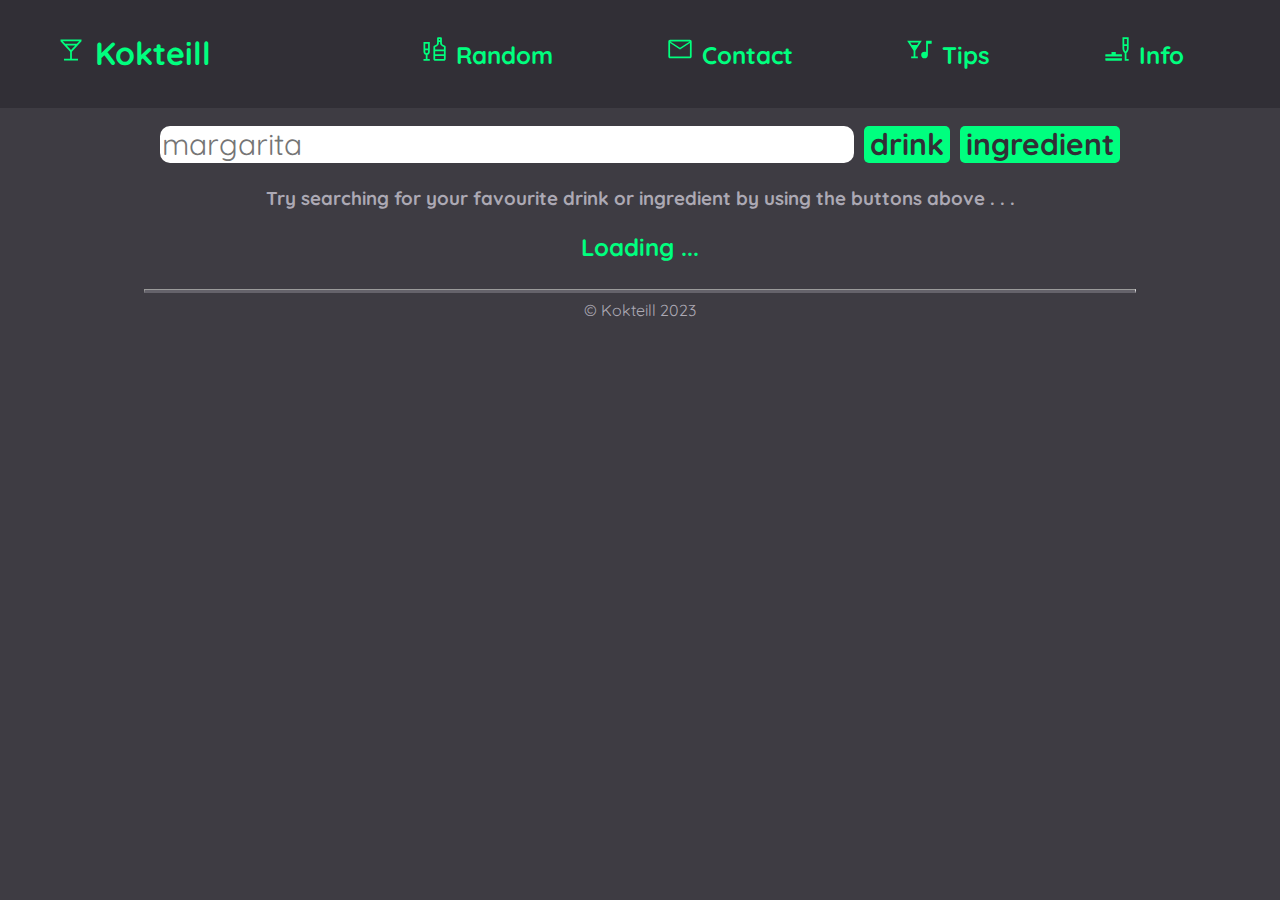
<file: index.html>
<!DOCTYPE html>
<html lang="en">

<head>
    <meta charset="utf-8">
    <meta name="viewport" content="width=device-width, initial-scale=0.3, user-scalable=1">
    <title>🍸 Kokteill</title>

    <!-- Style-->
    <link rel="stylesheet" href="assets/css/normalize.css">
    <link rel="stylesheet" href="assets/css/style.css">
    <!-- Assets-->
    <link rel="preconnect" href="https://fonts.googleapis.com">
    <link rel="preconnect" href="https://fonts.gstatic.com" crossorigin>
    <link href="https://fonts.googleapis.com/css2?family=Quicksand&display=swap" rel="stylesheet">
    <link rel="stylesheet"
        href="https://fonts.googleapis.com/css2?family=Material+Symbols+Outlined:opsz,wght,FILL,GRAD@48,400,0,0">
</head>

<body>
    <nav class="navigation">
        <ul>
            <li>
                <a href="index.html">
                    <h1><img src="assets/img/local_bar.svg" alt="Cocktail Glass Logo for Kokteill" class="kokteillSVG">
                        Kokteill</h1>
                </a>
            </li>
            <li class="floatrightnav">
                <a href="info.html">
                    <h2><img src="assets/img/brunch_dining.svg" alt="Information" class="kokteillSVG"> Info</h2>
                </a>
            </li>
            <li class="floatrightnav">
                <a href="tips.html">
                    <h2><img src="assets/img/nightlife.svg" alt="Tips" class="kokteillSVG"> Tips</h2>
                </a>
            </li>
            <li class="floatrightnav">
                <a href="contact.html">
                    <h2><img src="assets/img/mail.svg" alt="Contact" class="kokteillSVG"> Contact</h2>
                </a>
            </li>
            <li class="floatrightnav">
                <a href="random.html">
                    <h2><img src="assets/img/liquor.svg" alt="Generate a random cocktail" class="kokteillSVG"> Random
                    </h2>
                </a>
            </li>
        </ul>
    </nav>

    <br>

    <div id="container">
        <main>
            <div class="searchBarContainer">
                <form id="searchForm" onsubmit="recieveInput()">
                    <input type="text" class="searchBarInput" id="userInput" placeholder="margarita"
                        aria-label="Search after a cocktail">
                    <input type="button" class="searchBarButton" value="drink" onclick="recieveInput()"
                        aria-label="Search Drinks only" onkeypress="event.preventDefault()">
                    <input type="button" class="searchBarButton" value="ingredient" onclick="recieveIngredientInput()"
                        aria-label="Search Ingredients only">
                </form>
            </div>
            <h3 class="explain">Try searching for your favourite drink or ingredient by using the buttons above . .
                .
            </h3>
            <div class="box" id="searchResultBoxID">
                <h2>Loading ...</h2>
            </div>
            <div>
                <hr class="footerdash">
                <footer>© Kokteill 2023</footer>
            </div>
        </main>
    </div>

    <script src="assets/js/script.js"></script>
</body>

</html>
</file>
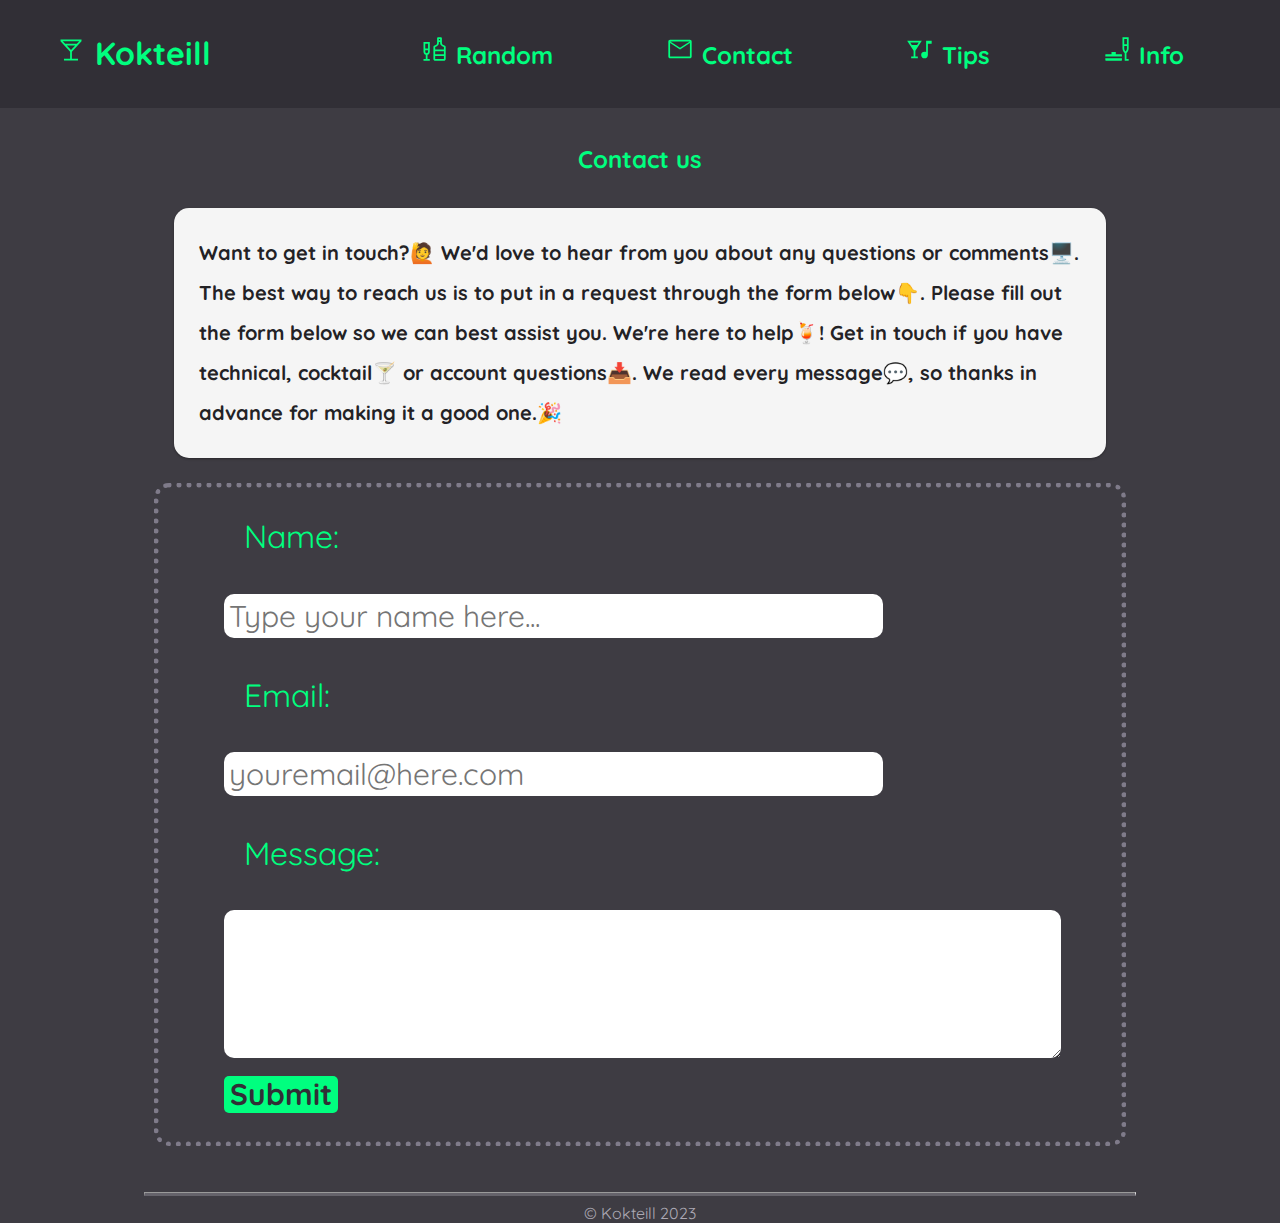
<file: contact.html>
<!DOCTYPE html>
<html lang="en">

<head>
    <meta charset="utf-8">
    <meta name="viewport" content="width=device-width, initial-scale=0.3, user-scalable=1">
    <title>🍸 Kokteill</title>

    <!-- Style-->
    <link rel="stylesheet" href="assets/css/normalize.css">
    <link rel="stylesheet" href="assets/css/style.css">
    <!-- Assets-->
    <link rel="preconnect" href="https://fonts.googleapis.com">
    <link rel="preconnect" href="https://fonts.gstatic.com" crossorigin>
    <link href="https://fonts.googleapis.com/css2?family=Quicksand&display=swap" rel="stylesheet">
    <link rel="stylesheet"
        href="https://fonts.googleapis.com/css2?family=Material+Symbols+Outlined:opsz,wght,FILL,GRAD@48,400,0,0">
</head>

<body>
    <nav class="navigation">
        <ul>
            <li>
                <a href="index.html">
                    <h1><img src="assets/img/local_bar.svg" alt="Cocktail Glass Logo for Kokteill" class="kokteillSVG">
                        Kokteill</h1>
                </a>
            </li>
            <li class="floatrightnav">
                <a href="info.html">
                    <h2><img src="assets/img/brunch_dining.svg" alt="Information" class="kokteillSVG"> Info</h2>
                </a>
            </li>
            <li class="floatrightnav">
                <a href="tips.html">
                    <h2><img src="assets/img/nightlife.svg" alt="Tips" class="kokteillSVG"> Tips</h2>
                </a>
            </li>
            <li class="floatrightnav">
                <a href="contact.html">
                    <h2><img src="assets/img/mail.svg" alt="Contact" class="kokteillSVG"> Contact</h2>
                </a>
            </li>
            <li class="floatrightnav">
                <a href="random.html">
                    <h2><img src="assets/img/liquor.svg" alt="Generate a random cocktail" class="kokteillSVG"> Random
                    </h2>
                </a>
            </li>
        </ul>
    </nav>

    <br>

    <div id="container">
        <main>
            <section>
                <article class="flexies">
                    <h2>Contact us</h2>
                    <div class="textCard">
                        Want to get in touch?🙋
                        We'd love to hear from you about any questions or comments🖥️. The best
                        way to reach us is to put in a request through the form below👇. Please
                        fill out the form below so we can best assist you. We're here to help🍹!
                        Get in touch if you have technical, cocktail🍸 or account questions📥.
                        We read every message💬, so thanks in advance for making it a good one.🎉

                    </div>
                </article>
                <form class="flexies">
                    <fieldset>
                        <label for="form-name">Name: </label>
                        <br>
                        <input type="text" class="inputlabel" id="form-name" name="form-name"
                            placeholder="Type your name here...">
                        <br>
                        <label for="form-name">Email: </label>
                        <br>
                        <input type="text" class="inputlabel" id="form-email" name="form-email"
                            placeholder="youremail@here.com">
                        <br>
                        <label for="message">Message: </label>
                        <br>
                        <textarea id="message" class="inputlabel" name="message" rows="4" cols="50"> </textarea>
                        <br>

                        <input type="button" name="submit" class="searchBarButton" value="Submit"
                            onclick="thanksNotification()">
                        <br>
                    </fieldset>
                </form>
            </section>
            <div id="thanksForContact"></div>
            <div>
                <br>
                <hr class="footerdash">
                <footer>© Kokteill 2023</footer>
            </div>
        </main>
    </div>
    <script src="assets/js/contact.js"></script>
</body>

</html>
</file>
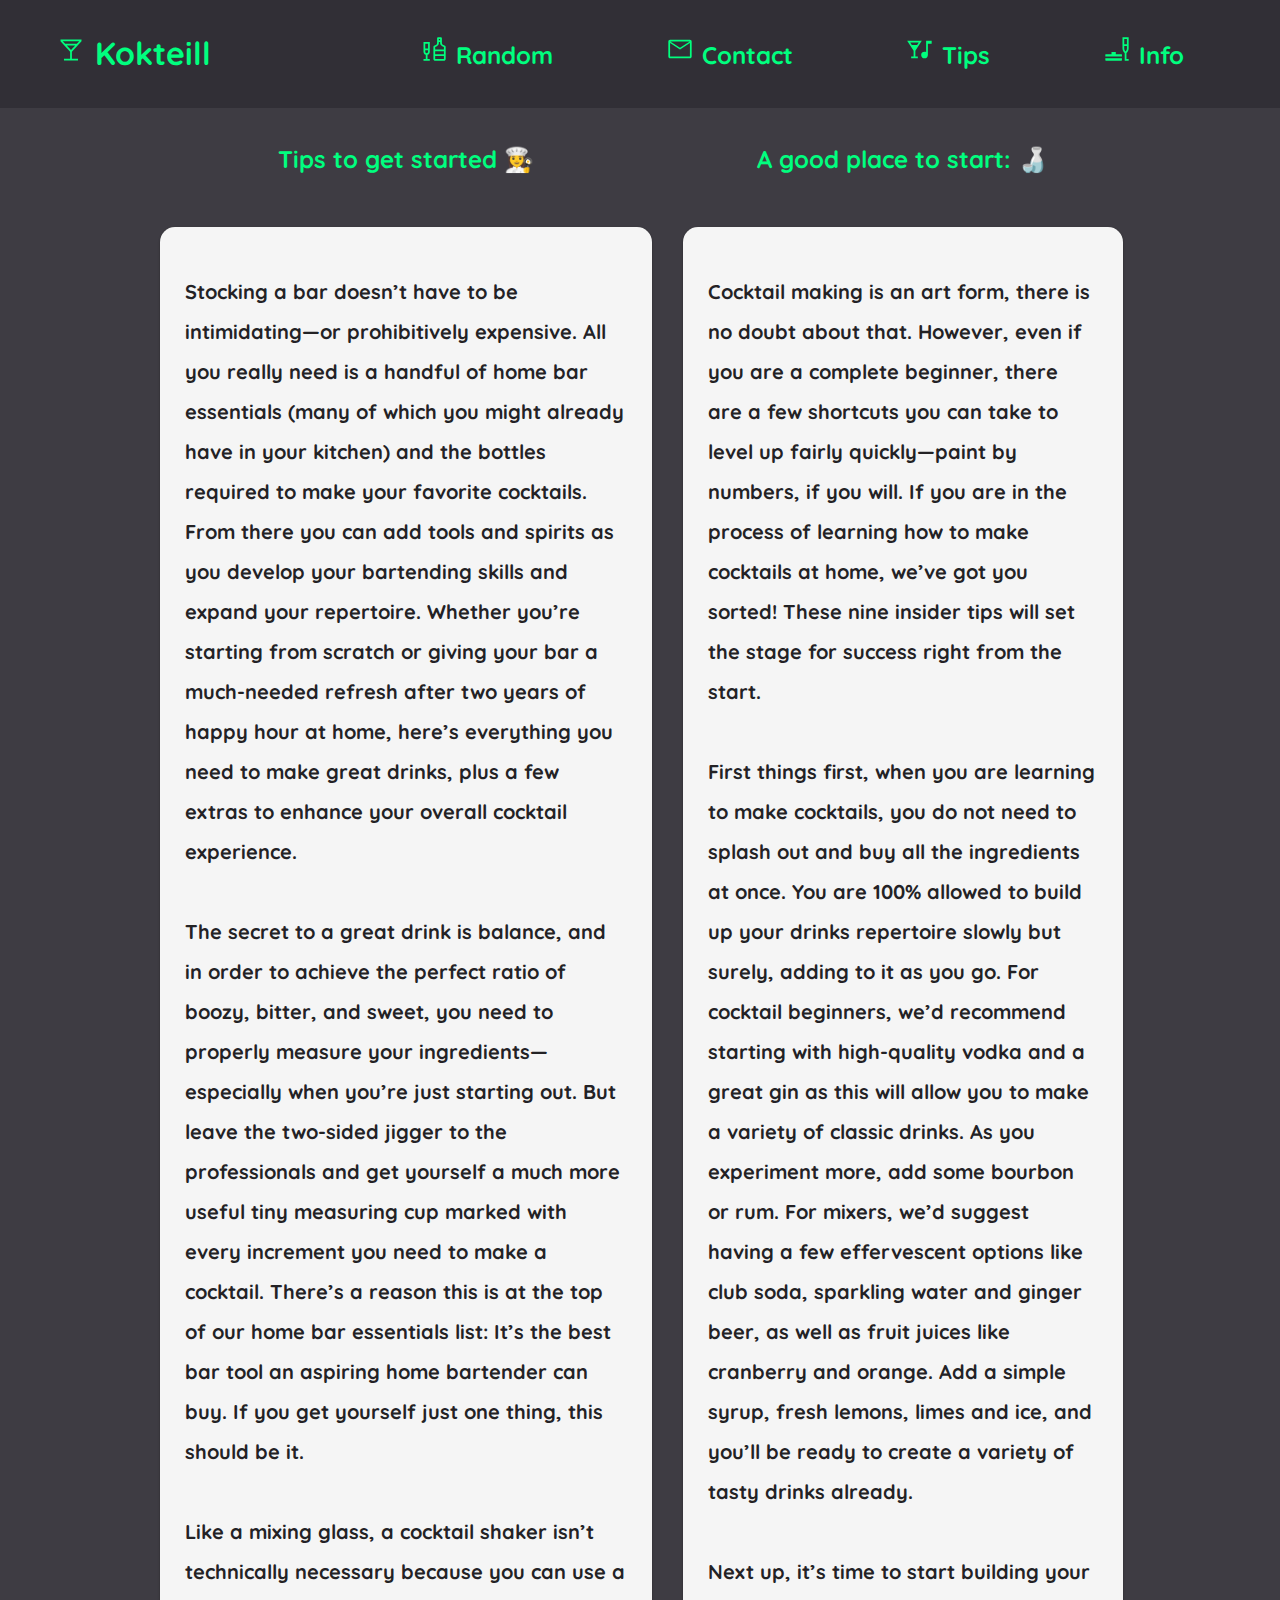
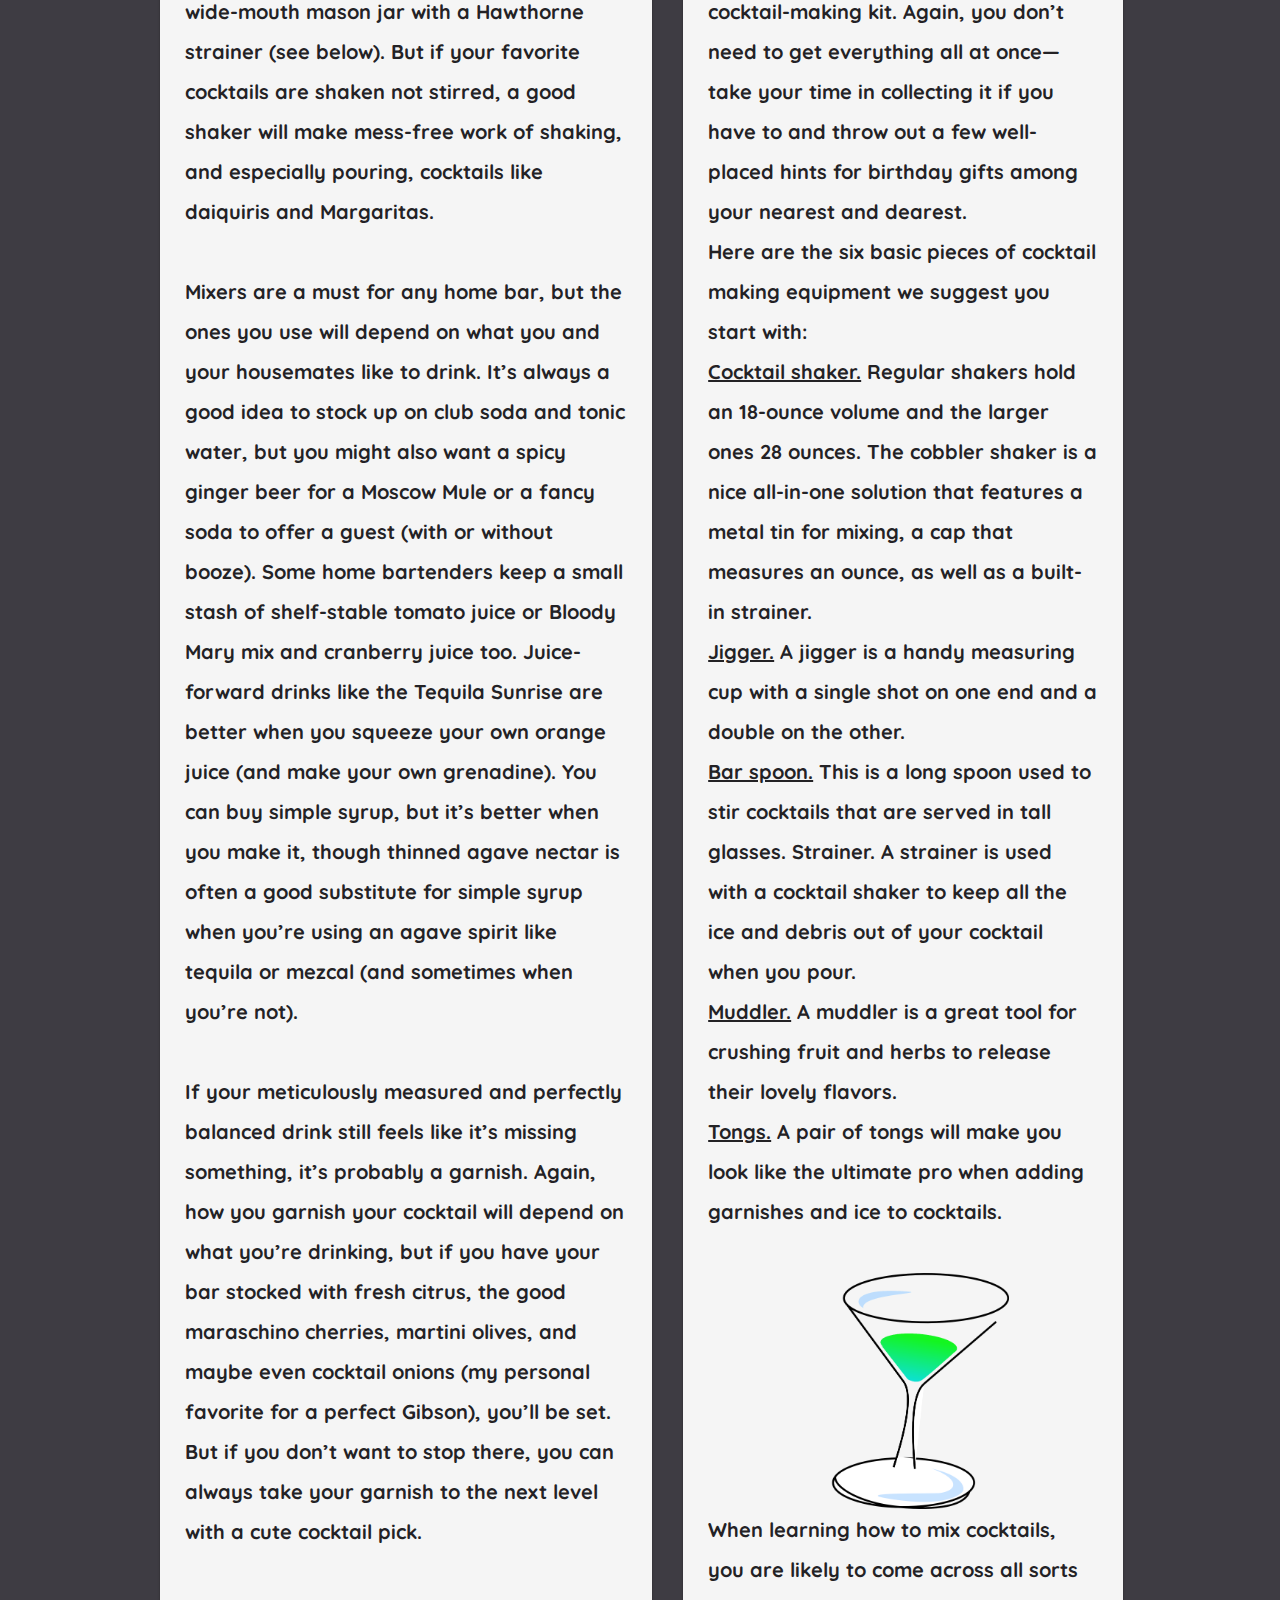
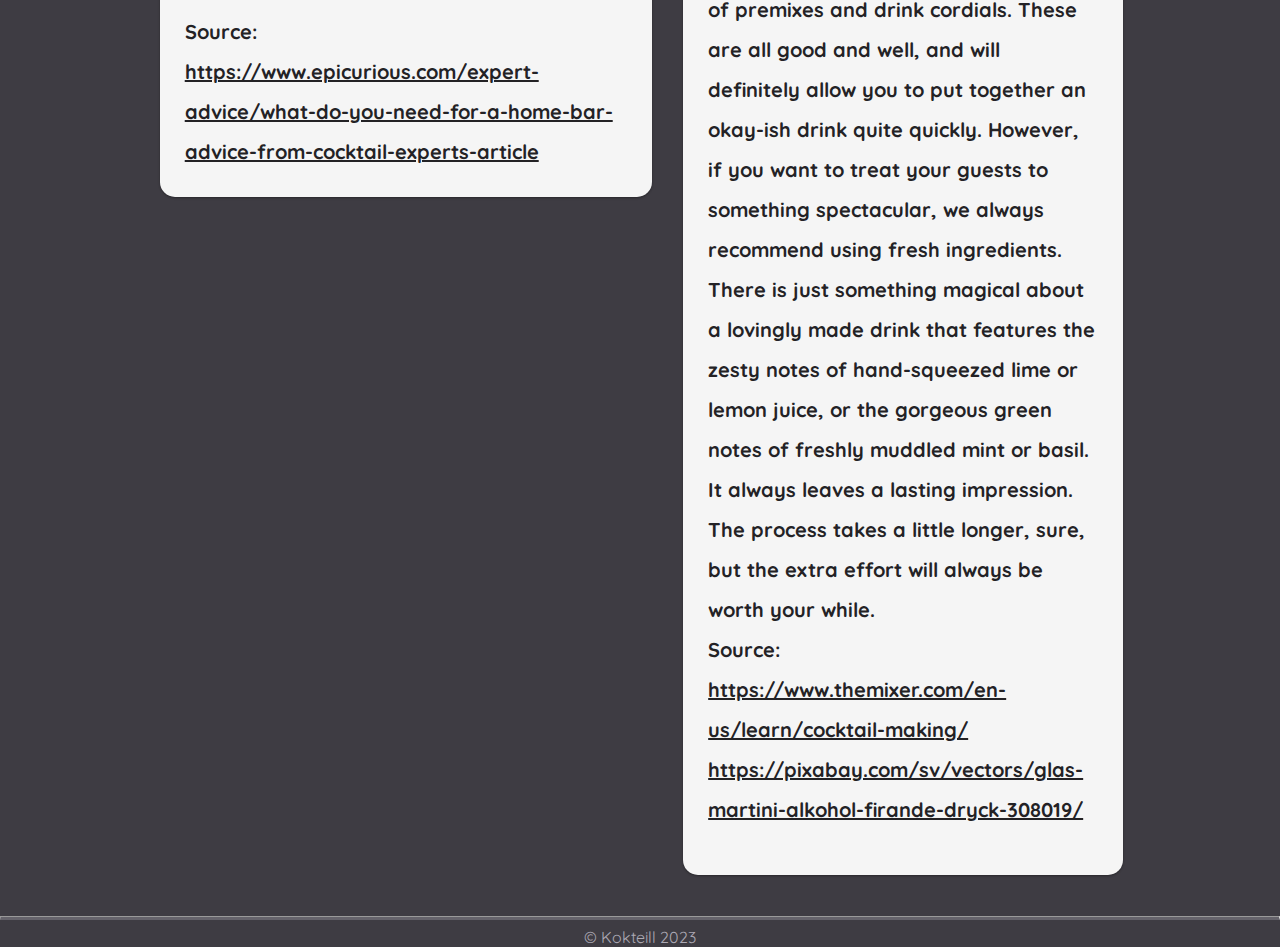
<file: info.html>
<!DOCTYPE html>
<html lang="en">

<head>
    <meta charset="utf-8">
    <meta name="viewport" content="width=device-width, initial-scale=0.3, user-scalable=1">
    <title>🍸 Kokteill</title>

    <!-- Style-->
    <link rel="stylesheet" href="assets/css/normalize.css">
    <link rel="stylesheet" href="assets/css/style.css">
    <!-- Assets-->
    <link rel="preconnect" href="https://fonts.googleapis.com">
    <link rel="preconnect" href="https://fonts.gstatic.com" crossorigin>
    <link href="https://fonts.googleapis.com/css2?family=Quicksand&display=swap" rel="stylesheet">
    <link rel="stylesheet"
        href="https://fonts.googleapis.com/css2?family=Material+Symbols+Outlined:opsz,wght,FILL,GRAD@48,400,0,0">
</head>

<body>
    <nav class="navigation">
        <ul>
            <li>
                <a href="index.html">
                    <h1><img src="assets/img/local_bar.svg" alt="Cocktail Glass Logo for Kokteill" class="kokteillSVG">
                        Kokteill</h1>
                </a>
            </li>
            <li class="floatrightnav">
                <a href="info.html">
                    <h2><img src="assets/img/brunch_dining.svg" alt="Information" class="kokteillSVG"> Info</h2>
                </a>
            </li>
            <li class="floatrightnav">
                <a href="tips.html">
                    <h2><img src="assets/img/nightlife.svg" alt="Tips" class="kokteillSVG"> Tips</h2>
                </a>
            </li>
            <li class="floatrightnav">
                <a href="contact.html">
                    <h2><img src="assets/img/mail.svg" alt="Contact" class="kokteillSVG"> Contact</h2>
                </a>
            </li>
            <li class="floatrightnav">
                <a href="random.html">
                    <h2><img src="assets/img/liquor.svg" alt="Generate a random cocktail" class="kokteillSVG"> Random
                    </h2>
                </a>
            </li>
        </ul>
    </nav>

    <br>

    <div id="container">
        <main>
            <article>

                <section class="flexies">
                    <h2 class="absloute">Tips to get started 👩‍🍳</h2>
                    <br>
                    <div class="textCard">
                        <p>
                            Stocking a bar doesn’t have to be intimidating—or prohibitively expensive. All you really
                            need is a handful of home bar
                            essentials (many of which you might already have in your kitchen) and the bottles required
                            to make your favorite
                            cocktails. From there you can add tools and spirits as you develop your bartending skills
                            and expand your repertoire.

                            Whether you’re starting from scratch or giving your bar a much-needed refresh after two
                            years of happy hour at home,
                            here’s everything you need to make great drinks, plus a few extras to enhance your overall
                            cocktail experience.
                        </p>
                        <p>
                            The secret to a great drink is balance, and in order to achieve the perfect ratio of boozy,
                            bitter, and sweet, you need
                            to properly measure your ingredients—especially when you’re just starting out. But leave the
                            two-sided jigger to the
                            professionals and get yourself a much more useful tiny measuring cup marked with every
                            increment you need to make a
                            cocktail. There’s a reason this is at the top of our home bar essentials list: It’s the best
                            bar tool an aspiring home
                            bartender can buy. If you get yourself just one thing, this should be it.
                        </p>
                        <p>
                            Like a mixing glass, a cocktail shaker isn’t technically necessary because you can use a
                            wide-mouth mason jar with a
                            Hawthorne strainer (see below). But if your favorite cocktails are shaken not stirred, a
                            good shaker will make mess-free
                            work of shaking, and especially pouring, cocktails like daiquiris and Margaritas.
                        </p>
                        <p>
                            Mixers are a must for any home bar, but the ones you use will depend on what you and your
                            housemates like to drink. It’s
                            always a good idea to stock up on club soda and tonic water, but you might also want a spicy
                            ginger beer for a Moscow
                            Mule or a fancy soda to offer a guest (with or without booze). Some home bartenders keep a
                            small stash of shelf-stable
                            tomato juice or Bloody Mary mix and cranberry juice too. Juice-forward drinks like the
                            Tequila Sunrise are better when
                            you squeeze your own orange juice (and make your own grenadine). You can buy simple syrup,
                            but it’s better when you make
                            it, though thinned agave nectar is often a good substitute for simple syrup when you’re
                            using an agave spirit like
                            tequila or mezcal (and sometimes when you’re not).
                        </p>
                        <p>
                            If your meticulously measured and perfectly balanced drink still feels like it’s missing
                            something, it’s probably a
                            garnish. Again, how you garnish your cocktail will depend on what you’re drinking, but if
                            you have your bar stocked with
                            fresh citrus, the good maraschino cherries, martini olives, and maybe even cocktail onions
                            (my personal favorite for a
                            perfect Gibson), you’ll be set. But if you don’t want to stop there, you can always take
                            your garnish to the next level
                            with a cute cocktail pick.
                        </p>

                        <br>
                        Source:
                        <br>
                        <a
                            href="https://www.epicurious.com/expert-advice/what-do-you-need-for-a-home-bar-advice-from-cocktail-experts-article">https://www.epicurious.com/expert-advice/what-do-you-need-for-a-home-bar-advice-from-cocktail-experts-article</a>

                    </div>

                </section>
                <section>
                    <h2 class="absloute">A good place to start: 🍶</h2>
                    <br>
                    <div class="textCard">

                        <p>
                            Cocktail making is an art form, there is no doubt about that. However, even if you are a
                            complete beginner, there are a
                            few shortcuts you can take to level up fairly quickly—paint by numbers, if you will.

                            If you are in the process of learning how to make cocktails at home, we’ve got you sorted!
                            These nine insider tips will
                            set the stage for success right from the start.
                        </p>
                        <p>
                            First things first, when you are learning to make cocktails, you do not need to splash out
                            and buy all the ingredients
                            at once. You are 100% allowed to build up your drinks repertoire slowly but surely, adding
                            to it as you go.

                            For cocktail beginners, we’d recommend starting with high-quality vodka and a great gin as
                            this will allow you to make a
                            variety of classic drinks. As you experiment more, add some bourbon or rum.

                            For mixers, we’d suggest having a few effervescent options like club soda, sparkling water
                            and ginger beer, as well as
                            fruit juices like cranberry and orange. Add a simple syrup, fresh lemons, limes and ice, and
                            you’ll be ready to create a
                            variety of tasty drinks already.
                        </p>
                        <p>
                            Next up, it’s time to start building your cocktail-making kit. Again, you don’t need to get
                            everything all at once—take
                            your time in collecting it if you have to and throw out a few well-placed hints for birthday
                            gifts among your nearest
                            and dearest.
                            <br>
                            Here are the six basic pieces of cocktail making equipment we suggest you start with:
                            <br>

                            <b>Cocktail shaker.</b> Regular shakers hold an 18-ounce volume and the larger ones 28
                            ounces. The
                            cobbler shaker is a nice
                            all-in-one solution that features a metal tin for mixing, a cap that measures an ounce, as
                            well as a built-in strainer.
                            <br>
                            <b>Jigger.</b> A jigger is a handy measuring cup with a single shot on one end and a double
                            on the
                            other.
                            <br>
                            <b>Bar spoon.</b> This is a long spoon used to stir cocktails that are served in tall
                            glasses.
                            Strainer. A strainer is used with a cocktail shaker to keep all the ice and debris out of
                            your cocktail when you pour.
                            <br>
                            <b>Muddler.</b> A muddler is a great tool for crushing fruit and herbs to release their
                            lovely
                            flavors.
                            <br>
                            <b>Tongs.</b> A pair of tongs will make you look like the ultimate pro when adding garnishes
                            and
                            ice to cocktails.
                            <br>
                        </p>
                        <p>
                            <picture>
                                <source media="(min-width: 1900px)" srcset="assets/img/pinkGlass.png"
                                    class="centered hoverbig">
                                <source media="(min-width: 900px)" srcset="assets/img/blueGlass.png"
                                    class="centered hoverbig">
                                <img src="assets/img/redGlass.png" style="width:auto;"
                                    alt="A wineglass which changes color depending on the screen size."
                                    class="centered hoverbig">

                            </picture>

                            When learning how to mix cocktails, you are likely to come across all sorts of premixes and
                            drink cordials. These are
                            all good and well, and will definitely allow you to put together an okay-ish drink quite
                            quickly. However, if you want
                            to treat your guests to something spectacular, we always recommend using fresh ingredients.

                            There is just something magical about a lovingly made drink that features the zesty notes of
                            hand-squeezed lime or lemon
                            juice, or the gorgeous green notes of freshly muddled mint or basil. It always leaves a
                            lasting impression. The process
                            takes a little longer, sure, but the extra effort will always be worth your while.

                            <br>
                            Source:
                            <br>
                            <a
                                href="https://www.themixer.com/en-us/learn/cocktail-making/">https://www.themixer.com/en-us/learn/cocktail-making/</a>
                            <br>
                            <a
                                href="https://pixabay.com/sv/vectors/glas-martini-alkohol-firande-dryck-308019/">https://pixabay.com/sv/vectors/glas-martini-alkohol-firande-dryck-308019/</a>
                        </p>
                    </div>
                </section>
            </article>
        </main>
        <br>
        <hr class="footerdash">
        <footer>© Kokteill 2023</footer>

    </div>


</body>

</html>
</file>
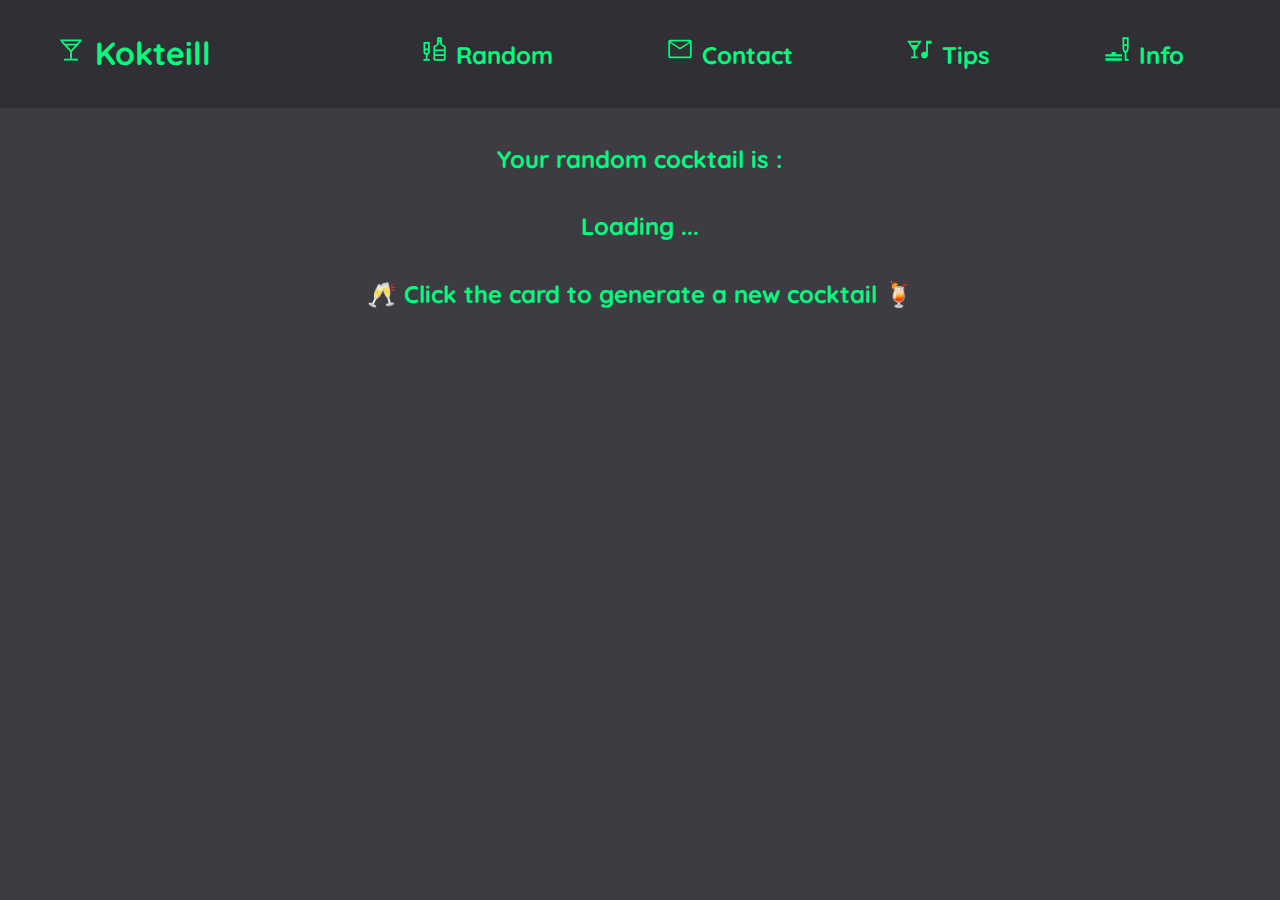
<file: random.html>
<!DOCTYPE html>
<html lang="en">

<head>
    <meta charset="utf-8">
    <meta name="viewport" content="width=device-width, initial-scale=0.3, user-scalable=1">
    <title>🍸 Kokteill</title>

    <!-- Style-->
    <link rel="stylesheet" href="assets/css/normalize.css">
    <link rel="stylesheet" href="assets/css/style.css">
    <!-- Assets-->
    <link rel="preconnect" href="https://fonts.googleapis.com">
    <link rel="preconnect" href="https://fonts.gstatic.com" crossorigin>
    <link href="https://fonts.googleapis.com/css2?family=Quicksand&display=swap" rel="stylesheet">
    <link rel="stylesheet"
        href="https://fonts.googleapis.com/css2?family=Material+Symbols+Outlined:opsz,wght,FILL,GRAD@48,400,0,0">
</head>

<body onload="onLoad()">
    <nav class="navigation">
        <ul>
            <li>
                <a href="index.html">
                    <h1><img src="assets/img/local_bar.svg" alt="Cocktail Glass Logo for Kokteill" class="kokteillSVG">
                        Kokteill</h1>
                </a>
            </li>
            <li class="floatrightnav">
                <a href="info.html">
                    <h2><img src="assets/img/brunch_dining.svg" alt="Information" class="kokteillSVG"> Info</h2>
                </a>
            </li>
            <li class="floatrightnav">
                <a href="tips.html">
                    <h2><img src="assets/img/nightlife.svg" alt="Tips" class="kokteillSVG"> Tips</h2>
                </a>
            </li>
            <li class="floatrightnav">
                <a href="contact.html">
                    <h2><img src="assets/img/mail.svg" alt="Contact" class="kokteillSVG"> Contact</h2>
                </a>
            </li>
            <li class="floatrightnav">
                <a href="random.html">
                    <h2><img src="assets/img/liquor.svg" alt="Generate a random cocktail" class="kokteillSVG"> Random
                    </h2>
                </a>
            </li>
        </ul>
    </nav>

    <br>
    <h2>Your random cocktail is :</h2>
    <div id="container">
        <main>
            <div class="randombox" id="randomDrinkBox">
                <h2>Loading ...</h2>
            </div>
        </main>
    </div>
    <h2>🥂 Click the card to generate a new cocktail 🍹</h2>
    <script src="assets/js/random.js"></script>
</body>

</html>
</file>
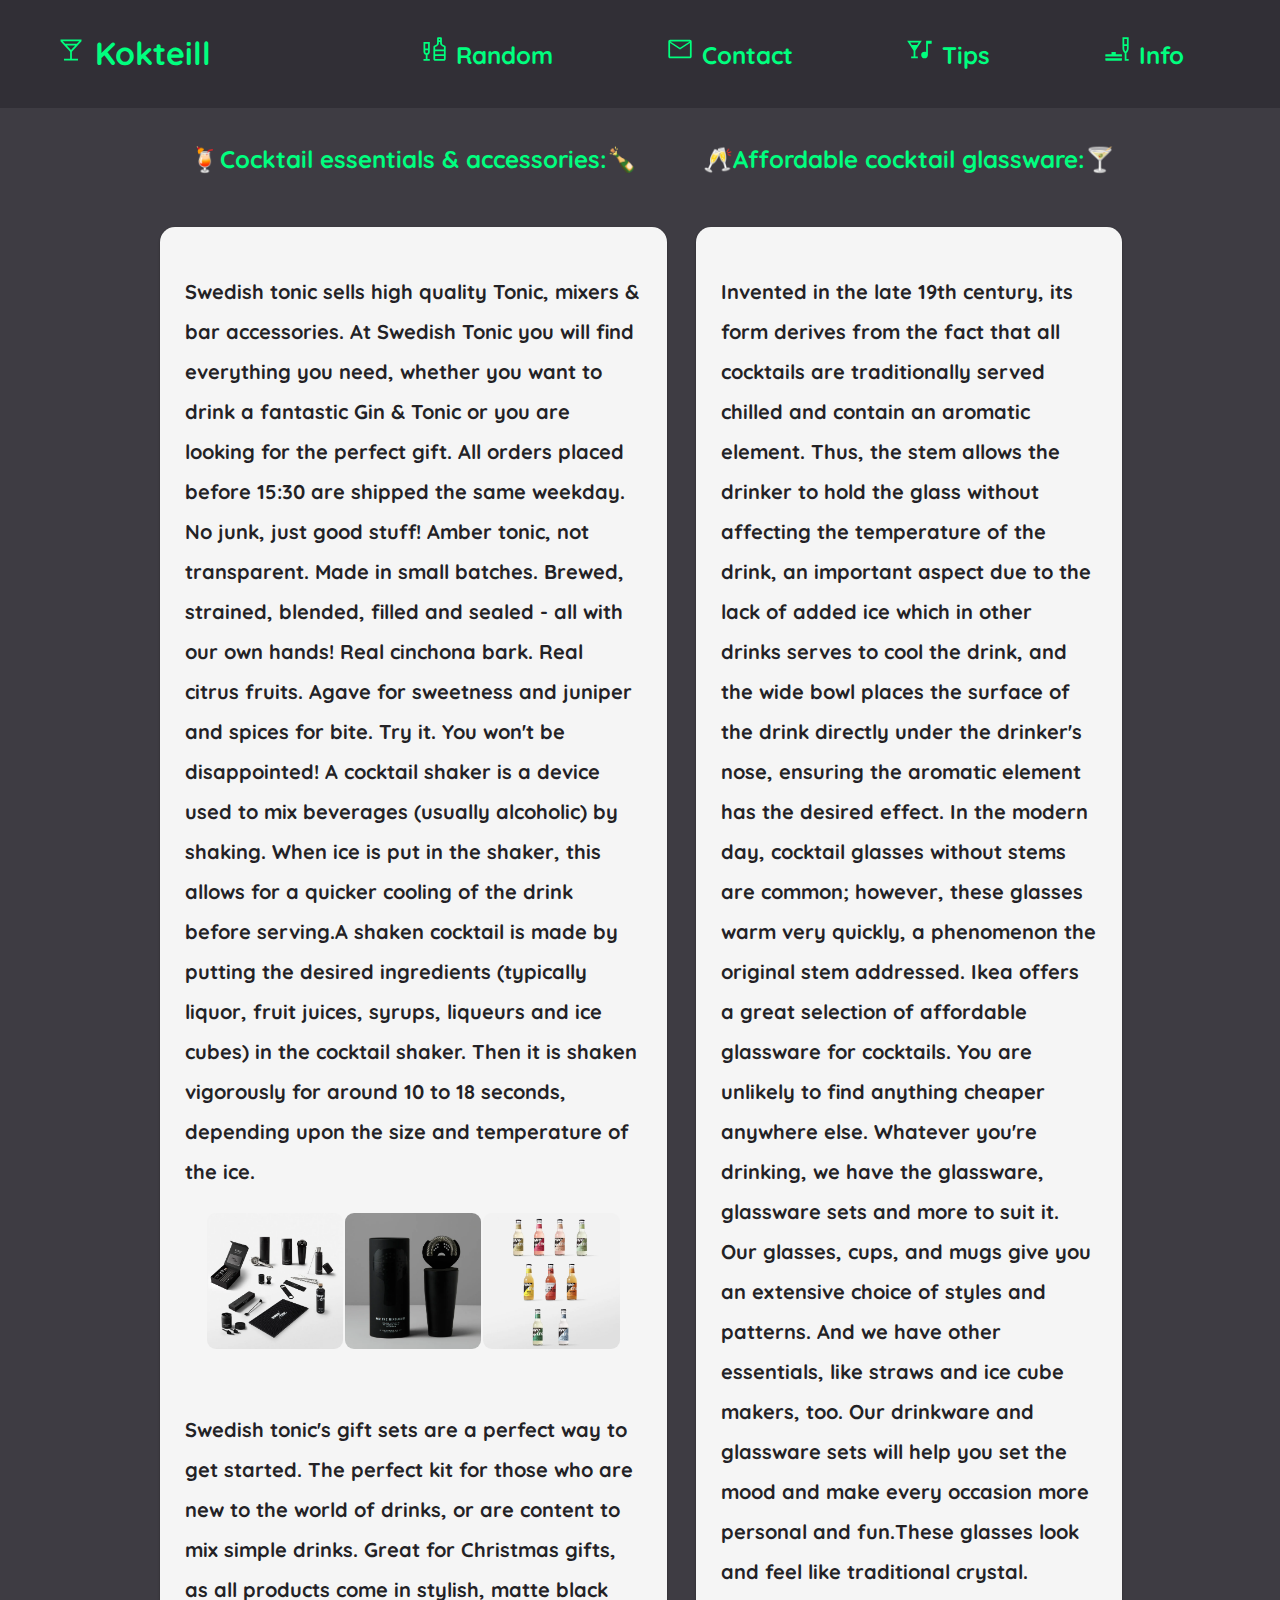
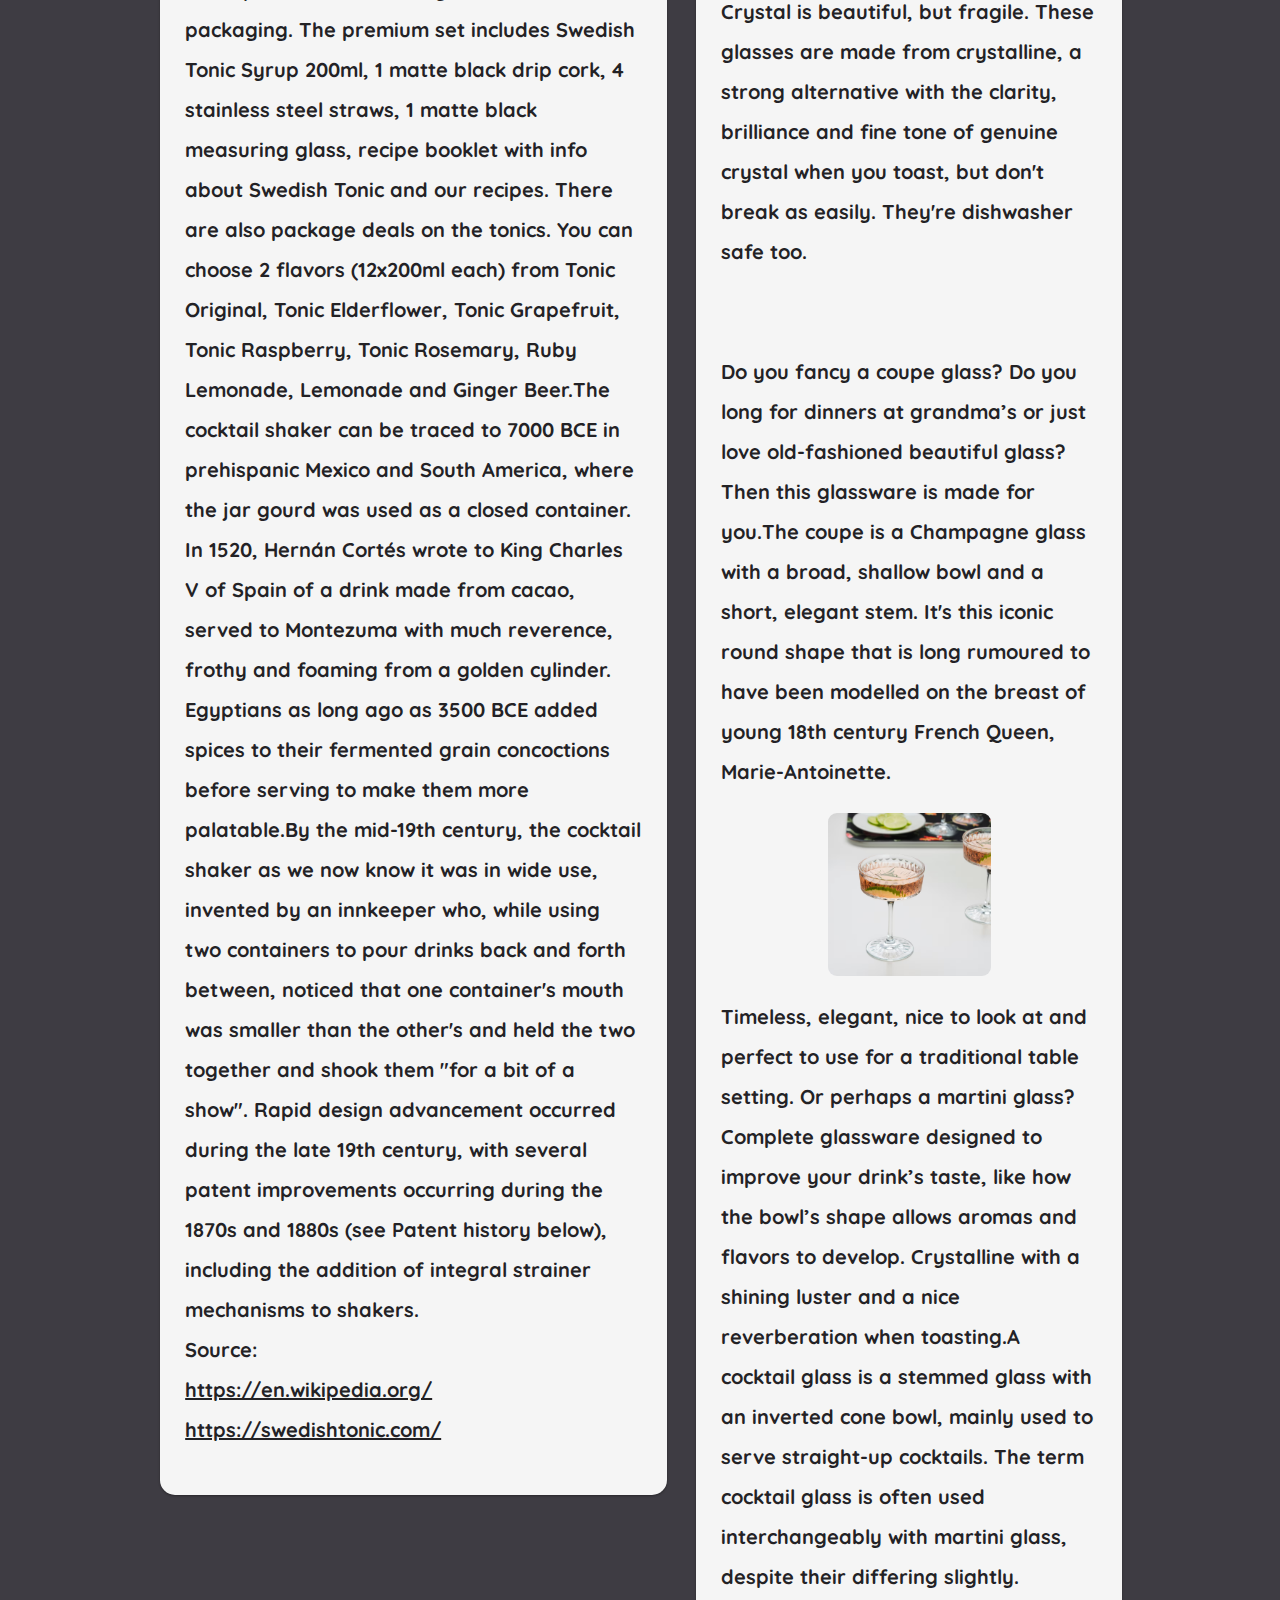
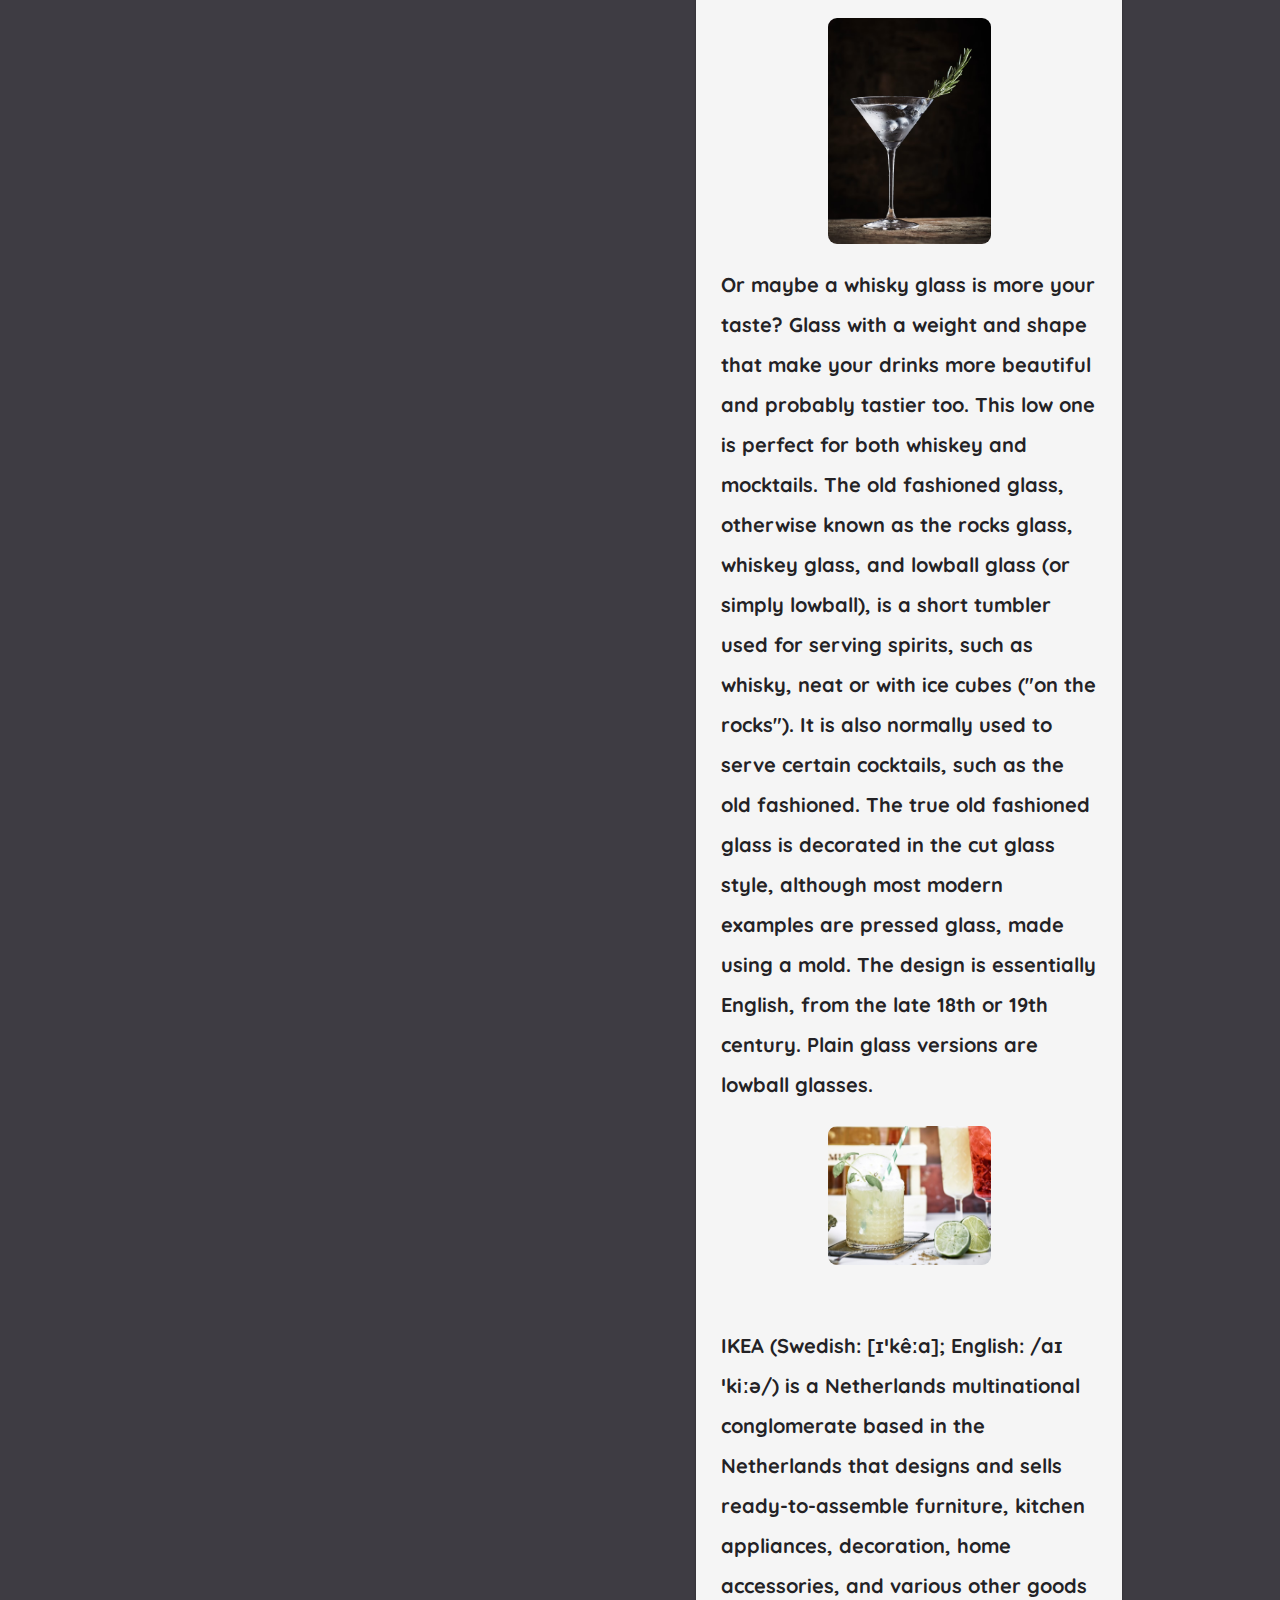
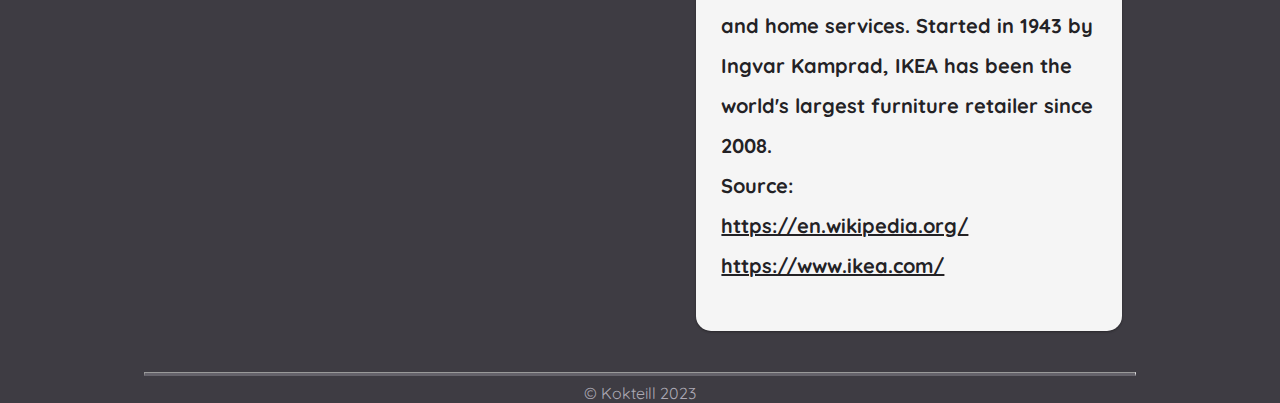
<file: tips.html>
<!DOCTYPE html>
<html lang="en">

<head>
    <meta charset="utf-8">
    <meta name="viewport" content="width=device-width, initial-scale=0.3, user-scalable=1">
    <title>🍸 Kokteill</title>

    <!-- Style-->
    <link rel="stylesheet" href="assets/css/normalize.css">
    <link rel="stylesheet" href="assets/css/style.css">
    <!-- Assets-->
    <link rel="preconnect" href="https://fonts.googleapis.com">
    <link rel="preconnect" href="https://fonts.gstatic.com" crossorigin>
    <link href="https://fonts.googleapis.com/css2?family=Quicksand&display=swap" rel="stylesheet">
    <link rel="stylesheet"
        href="https://fonts.googleapis.com/css2?family=Material+Symbols+Outlined:opsz,wght,FILL,GRAD@48,400,0,0">
</head>

<body>
    <nav class="navigation">
        <ul>
            <li>
                <a href="index.html">
                    <h1><img src="assets/img/local_bar.svg" alt="Cocktail Glass Logo for Kokteill" class="kokteillSVG">
                        Kokteill</h1>
                </a>
            </li>
            <li class="floatrightnav">
                <a href="info.html">
                    <h2><img src="assets/img/brunch_dining.svg" alt="Information" class="kokteillSVG"> Info</h2>
                </a>
            </li>
            <li class="floatrightnav">
                <a href="tips.html">
                    <h2><img src="assets/img/nightlife.svg" alt="Tips" class="kokteillSVG"> Tips</h2>
                </a>
            </li>
            <li class="floatrightnav">
                <a href="contact.html">
                    <h2><img src="assets/img/mail.svg" alt="Contact" class="kokteillSVG"> Contact</h2>
                </a>
            </li>
            <li class="floatrightnav">
                <a href="random.html">
                    <h2><img src="assets/img/liquor.svg" alt="Generate a random cocktail" class="kokteillSVG"> Random
                    </h2>
                </a>
            </li>
        </ul>
    </nav>

    <br>

    <div id="container">
        <main>

            <article>

                <section class="flexies">
                    <h2 class="absloute">🍹Cocktail essentials & accessories:🍾</h2>
                    <br>
                    <div class="textCard">
                        <p>
                            Swedish tonic sells high quality Tonic, mixers & bar accessories. At Swedish
                            Tonic you will
                            find everything you need, whether you want to drink a
                            fantastic Gin & Tonic or you are looking for the perfect gift. All orders placed before
                            15:30 are shipped the same
                            weekday. No junk, just good stuff! Amber tonic, not transparent. Made in small batches.
                            Brewed, strained, blended, filled and
                            sealed - all with our own hands! Real cinchona bark. Real citrus fruits. Agave for sweetness
                            and juniper and spices for
                            bite. Try it. You won't be disappointed!
                            A cocktail shaker is a device used to mix beverages (usually alcoholic) by shaking. When ice
                            is put in the shaker, this
                            allows for a quicker cooling of the drink before serving.A shaken cocktail is made by
                            putting the desired ingredients (typically liquor, fruit juices, syrups, liqueurs and ice
                            cubes) in the cocktail shaker. Then it is shaken vigorously for around 10 to 18 seconds,
                            depending upon the size and
                            temperature of the ice.

                        <div class="centered">
                            <img src="assets/img/fullset.png" class="centered hoverbig"
                                alt="A full set of cocktail-making tools, including shakers, straws, measuring glasses. All the items are matte-black.">
                            <img src="assets/img/shakerset.png" class="centered hoverbig"
                                alt="A simple cocktail shaker in a stylish matte black design.">
                            <img src="assets/img/tonics.png" class="centered hoverbig"
                                alt="A selection of colorful cocktail tonics in different flavours.">
                        </div>
                        <br>

                        <p>Swedish tonic's gift sets are a perfect way to get started. The perfect kit for those who
                            are new to the world of drinks, or are content to mix simple drinks. Great for Christmas
                            gifts, as all products come in stylish, matte black packaging. The premium set includes
                            Swedish Tonic Syrup 200ml, 1 matte black drip cork, 4 stainless steel straws, 1 matte black
                            measuring glass, recipe
                            booklet with info about Swedish Tonic and our recipes. There are also package deals on the
                            tonics. You can choose 2 flavors (12x200ml each) from Tonic Original, Tonic Elderflower,
                            Tonic Grapefruit, Tonic Raspberry, Tonic
                            Rosemary, Ruby Lemonade, Lemonade and Ginger Beer.The cocktail shaker can be traced to 7000
                            BCE in prehispanic Mexico and South America, where the jar gourd was used as a
                            closed container. In 1520, Hernán Cortés wrote to King Charles V of Spain of a drink made
                            from cacao, served to
                            Montezuma with much reverence, frothy and foaming from a golden cylinder. Egyptians as long
                            ago as 3500 BCE added spices
                            to their fermented grain concoctions before serving to make them more palatable.By the
                            mid-19th century, the cocktail shaker as we now know it was in wide use, invented by an
                            innkeeper who, while
                            using two containers to pour drinks back and forth between, noticed that one container's
                            mouth was smaller than the
                            other's and held the two together and shook them "for a bit of a show". Rapid design
                            advancement occurred during the
                            late 19th century, with several patent improvements occurring during the 1870s and 1880s
                            (see Patent history below),
                            including the addition of integral strainer mechanisms to shakers.

                            <br>
                            Source:
                            <br>
                            <a href="https://en.wikipedia.org/">https://en.wikipedia.org/</a>
                            <br>
                            <a href="https://swedishtonic.com/">https://swedishtonic.com/</a>
                        </p>
                    </div>
                </section>


                <section class="flexies">
                    <h2 class="absloute">🥂Affordable cocktail glassware:🍸 </h2>
                    <br>
                    <div class="textCard">
                        <p>
                            Invented in the late 19th century, its form derives from the fact that all cocktails are
                            traditionally served chilled
                            and contain an aromatic element. Thus, the stem allows the drinker to hold the glass without
                            affecting the temperature
                            of the drink, an important aspect due to the lack of added ice which in other drinks serves
                            to cool the drink, and
                            the wide bowl places the surface of the drink directly under the drinker's nose, ensuring
                            the aromatic element has the
                            desired effect. In the modern day, cocktail glasses without stems are common; however, these
                            glasses warm very quickly,
                            a phenomenon the original stem addressed.
                            Ikea offers a great selection of affordable glassware for cocktails. You are unlikely to
                            find anything cheaper anywhere else. Whatever you're drinking, we have the glassware,
                            glassware sets and more to suit it. Our glasses, cups, and mugs give
                            you an extensive choice of styles and patterns. And we have other essentials, like straws
                            and ice cube makers, too. Our
                            drinkware and glassware sets will help you set the mood and make every occasion more
                            personal and fun.These glasses look and feel like traditional crystal. Crystal is beautiful,
                            but fragile. These glasses are made from
                            crystalline, a strong alternative with the clarity, brilliance and fine tone of genuine
                            crystal when you toast, but
                            don't break as easily. They're dishwasher safe too.</p>

                        <br>





                        <p>
                            Do you fancy a coupe glass? Do you long for dinners at grandma’s or just love old-fashioned
                            beautiful glass? Then this glassware is made for you.The coupe is a Champagne glass with a
                            broad, shallow bowl and a short, elegant stem. It's this iconic round shape that
                            is long rumoured to have been modelled on the breast of young 18th century French Queen,
                            Marie-Antoinette.</p>
                        <div class="centered">
                            <img src="assets/img/ikeaCoupe.png" class="centered xl hoverbig"
                                alt="A champagne coupe glass with patterned clear glass details. It contains a light pink cocktail mixture.">
                        </div>
                        <p>
                            Timeless, elegant, nice to look at and perfect to use for a traditional table setting. Or
                            perhaps a martini glass? Complete glassware designed to improve your drink’s taste, like how
                            the bowl’s shape allows aromas and flavors to
                            develop. Crystalline with a shining luster and a nice reverberation when toasting.A cocktail
                            glass is a stemmed glass with an inverted cone bowl, mainly used to serve straight-up
                            cocktails.
                            The term
                            cocktail glass is often used interchangeably with martini glass, despite their differing
                            slightly.</p>
                        <div class="centered">
                            <img src="assets/img/ikeaMartini.png" class="centered xl hoverbig"
                                alt="An elegant clear martini glass containing a clear drink.">
                        </div>
                        <p>Or maybe
                            a whisky glass is more your taste? Glass with a weight and shape that make your drinks more
                            beautiful and probably tastier too. This low one is perfect for
                            both whiskey and mocktails. The old fashioned glass, otherwise known as the rocks glass,
                            whiskey
                            glass, and lowball glass (or simply lowball), is a short tumbler used for serving spirits,
                            such
                            as whisky, neat or with ice cubes ("on the
                            rocks"). It is also normally used to serve certain cocktails, such as the old fashioned. The
                            true old fashioned glass is
                            decorated in the cut glass style, although most modern examples are pressed glass, made
                            using a
                            mold. The design is
                            essentially English, from the late 18th or 19th century. Plain glass versions are lowball
                            glasses.</p>
                        <div class="centered">
                            <img src="assets/img/ikeaWhiskyGlass.png" class="centered xl hoverbig"
                                alt="A whisky clear glass with a diamond pattern containing a green lime cocktail.">
                        </div>
                        <br>
                        <p>IKEA (Swedish: [ɪˈkêːa]; English: /aɪˈkiːə/) is a Netherlands multinational conglomerate
                            based
                            in the Netherlands that
                            designs and sells ready-to-assemble furniture, kitchen appliances, decoration, home
                            accessories,
                            and various other goods
                            and home services. Started in 1943 by Ingvar Kamprad, IKEA has been the world's largest
                            furniture retailer since 2008.
                            <br>
                            Source:
                            <br>
                            <a href="https://en.wikipedia.org/">https://en.wikipedia.org/</a>
                            <br>
                            <a href="https://www.ikea.com/">https://www.ikea.com/</a>
                        </p>
                    </div>
                </section>

            </article>
            <div>
                <br>
                <hr class="footerdash">
                <footer>© Kokteill 2023</footer>
            </div>
        </main>
    </div>
</body>

</html>
</file>
<file: assets/css/style.css>
*,
*::before,
*::after {
    box-sizing: border-box;
}

body {
    background: #3e3c43;
}

main {
    padding-left: 9rem;
    padding-right: 9rem;
}

h1,
h2,
h3 {
    color: #00ff7f;
    font-family: "Quicksand", sans-serif;
    text-align: center;
}

h4 {
    text-align: center;
}

p {
    font-family: "Quicksand", sans-serif;
    font-weight: bolder;
    color: #232225;
}

label {
    color: #00ff7f;
    font-family: "Quicksand", sans-serif;
    text-align: left;
    font-size: 2rem;
    padding: 20px;
    display: block;
}

ul {
    margin: 0px;
}

img {
    border-radius: 10px;
    padding: 1px;
    width: 80%;
    max-width: 14rem;
    text-align: center;
    margin-left: auto;
    margin-right: auto;
    display: block;
}

b {
    font-weight:bolder;
    text-decoration: underline;

}

footer {
    display: block;
    color: #aca9b4;
    font-family: "Quicksand", sans-serif;
    text-align: center;
}

hr.footerdash {
    border-bottom: 3px solid #65636b;
    outline: none;
}

hr.dashed {
    border-top: 3px dashed #938f9c;
}

fieldset {
    margin: 10px;
    padding: 10px;
    display: flex;
    flex-direction: column;
    align-content: center;
    flex-wrap: wrap;
    justify-content: space-around;
    align-items: baseline;
    border-radius: 15px;
    border-style: dotted;
    border-width: 5px;
    border-color: #7f7b8a;
}

article {
    display: flex;
}

a:link {
    color: #232225;
}

a:visited {
    color: #1a8f55;
}

form {
    display: inline-block;
    width: 100%;
    margin: 0 auto;
    padding-bottom: 10px;
    display: flex;
    flex-direction: column;
    flex-wrap: nowrap;
    align-items: stretch !important;
}

/* Kod för specifika IDs */
.box {
    height: auto;
    display: flex;
    flex-wrap: wrap;
    flex-direction: row;
    justify-content: center;
}
.box > * {
    flex: 1 1 80px;
}

.inputlabel {
    min-width: 70%;
    max-width: 90%;
    border-radius: 10px;
    border-width: 0px;
    font-family: "Quicksand", sans-serif;
    outline: none;
    font-size: 30px;
    padding: 5px;
}

.randombox {
    height: auto;
    display: flex;
    flex-wrap: wrap;
    flex-direction: column;
    justify-content: flex-start;
    align-items: center;
    align-content: space-around;
}

.textCard {
    background: #f5f5f5;
    box-shadow: 0 1px 3px rgba(0, 0, 0, 0.12), 0 1px 2px rgba(0, 0, 0, 0.24);
    border-radius: 15px;
    padding: 25px;
    margin: 15px;
    width: 94%;
    line-height: 2.5rem;
    font-family: "Quicksand", sans-serif;
    font-weight: bolder;
    color: #232225;
    flex-direction: column;
    align-content: center;
    flex-wrap: wrap;
    justify-content: center;
    align-items: baseline;
    display: flex;
    font-size: 20px;
}


/* kort */
.card {
    width: 190px;
    padding: 0.8em;
    margin: 0.4em;
    background: #f5f5f5;
    position: relative;
    overflow: visible;
    box-shadow: 0 1px 3px rgba(0, 0, 0, 0.12), 0 1px 2px rgba(0, 0, 0, 0.24);
    border-radius: 15px;
    min-width: 19rem;
    max-width: 20rem;
    font-family: "Quicksand", sans-serif;
    font-weight: bolder;
    font-size: large;
    color: #232225;
    transition: transform 330ms ease-in-out;
}

.card h4 {
    text-align: center;
}

.card h3 {
    text-align: center;
    font-weight: bolder;
}

.card li {
    text-align: left;
}

.card:hover {
    transform: perspective(1000px) translateY(-2%) rotateX(1deg);
    backface-visibility: hidden;
    box-shadow: 20px 20px 20px #232225;
    filter: drop-shadow(0 0 0.75rem #232225);
}

.cardRandom {
    width: 190px;
    padding: 0.8em;
    margin: 0.4em;
    background: #f5f5f5;
    position: relative;
    overflow: visible;
    box-shadow: 0 1px 3px rgba(0, 0, 0, 0.12), 0 1px 2px rgba(0, 0, 0, 0.24);
    border-radius: 15px;
    min-width: 19rem;
    max-width: 20rem;
    font-family: "Quicksand", sans-serif;
    font-weight: bolder;
    color: #232225;
    transition: transform 330ms ease-in-out;
    font-size: larger;
}

@keyframes rotateY {
    0% {
        transform: rotate(0deg);
    }
    100% {
        transform: rotate(360deg);
    }
}

.animateRotate {
    transform: rotateY(360deg);
    box-shadow: 10px 10px 10px #232225;
    transition-duration: 900ms;
}
/* Får texten i navbaren som inte är loggan flyta åt höger */
.floatrightnav {
    float: right !important;
    padding-right: 5rem;
}

.kokteillSVG {
    filter: invert(79%) sepia(18%) saturate(3706%) hue-rotate(90deg) brightness(97%) contrast(110%) !important;
    max-width: 20%;
    display: inline-block;
}
/* En liten reactive easter egg - ikonerna snurrar om man hovrar över dem*/
.kokteillSVG:hover {
    transform: rotate(45deg);
    animation: kokteillSVG 1.2s linear infinite;
}

@keyframes kokteillSVG {
    0% {
        transform: rotate(0deg);
    }
    100% {
        transform: rotate(360deg);
    }
}

.logoinline {
    display: inline-block;
}

.material-symbols-outlined {
    font-variation-settings: "FILL" 0, "wght" 400, "GRAD" 0, "opsz" 48;
}

.searchBarInput {
    min-width: 70%;
    max-width: 90%;
    border-radius: 10px;
    border-width: 0px;
    font-family: "Quicksand", sans-serif;
    outline: none;
    font-size: 30px;
    margin-left: 5px;
    margin-right: 5px;
}

.searchBarButton {
    font-family: "Quicksand", sans-serif;
    font-size: 30px;
    font-weight: bolder;
    border-radius: 5px;
    background-color: #00ff7f;
    color: #312f36;
    outline: none;
    border: 0px;
    margin-left: 5px;
    margin-right: 5px;
}

.searchBarButton:active {
    background-color: #125f39;
}

/* För att förenkla tab navigation och ge bättre keyboard accessibility har jag gjort det extra tydligt vilken knapp man fokuserar på*/
.searchBarButton:focus-visible{
    background-color: #229c5f;
}

.searchBarContainer,
form {
    display: flex;
    width: 100%;
    margin: 0 auto;
    padding-bottom: 10px;
    flex-direction: row;
    align-content: stretch;
    flex-wrap: nowrap;
    align-items: baseline;
    justify-content: center;
}
/* nav bar  */
.navigation ul {
    list-style-type: none;
    overflow: hidden;
    background-color: #312f36;
}

.navigation li {
    float: left;
}

.navigation li a {
    display: block;
    color: white;
    text-align: center;
    padding: 14px 16px;
    text-decoration: none;
}

.navigation li a:hover {
    background-color: #7f7b8a;
}

.navigation img {
    border-radius: 0px;
    padding: 1px;
    width: 30px;
    max-width: 31px;
    text-align: center;
    margin-left: auto;
    margin-right: auto;
    display: inline-block;
}

.centered {
  vertical-align: middle;
    display: flex;
    margin-left: auto;
    margin-right: auto;
    float: none;
    flex-direction: row;
    flex-wrap: nowrap;
    align-content: space-between;
    justify-content: center;
    align-items: center;
    max-width: 55%;
}

.absloute {
    flex-direction: row;
}

.flexies {
    display: flex;
    flex-direction: column;
    align-content: space-around;
    flex-wrap: nowrap;
    align-items: center;
}

.xl {
    max-width: 90%;
}

.hoverbig {
    transition: transform .2s;
}

.hoverbig:hover {
    transform:scale(2.5);
    box-shadow: 0 1px 3px rgba(0, 0, 0, 0.12), 0 1px 2px rgba(0, 0, 0, 0.24);
}

.explain {
    color: #aca9b4;
    font-family: "Quicksand", sans-serif;
    text-align: center;
    padding: 5px;
    margin: 0px;
}

@media screen and (max-width: 900px) and (min-width: 600px) {
    #container {
        width: 50%;
    }
}

@media screen and (max-width: 9900px) and (min-width: 2500px) {
.searchBarContainer, form {
    display: flex;
    width: 80%;
    margin: 0 auto;
    padding-bottom: 10px;
    flex-direction: row;
    flex-wrap: nowrap;
    justify-content: center;
    align-content: stretch;
    align-items: flex-start;
}
}

/* Gör navbaren mer komprimerat så att den får plats på en linje, på de flesta telefoner/små skärmar  */
@media (min-width: 320px) and (max-width: 968px) {
    .navigation li a {
        padding: 14px 10px;
    }

    .navigation li {
        padding: 14px 10px;
    }
    .searchBarInput {
        width: 73%;
    }
}
</file>
